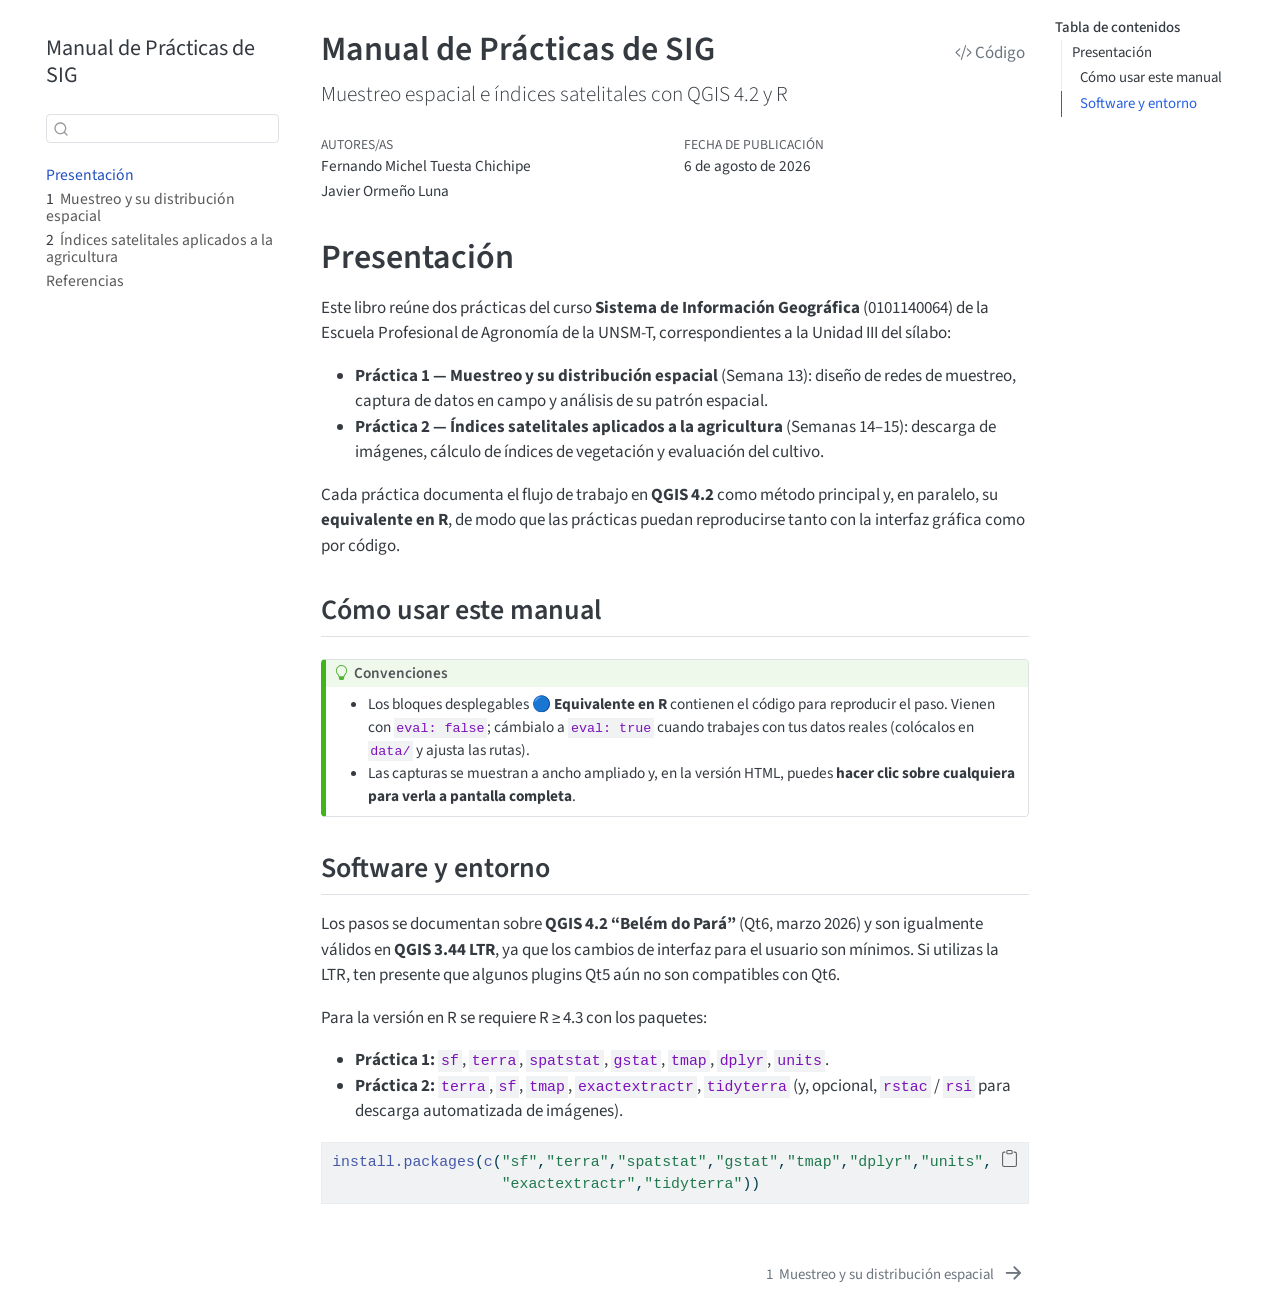
<file: index.html>
<!DOCTYPE html>
<html xmlns="http://www.w3.org/1999/xhtml" lang="es" xml:lang="es"><head>

<meta charset="utf-8">
<meta name="generator" content="quarto-1.10.18">

<meta name="viewport" content="width=device-width, initial-scale=1.0, user-scalable=yes">

<meta name="author" content="Fernando Michel Tuesta Chichipe">
<meta name="author" content="Javier Ormeño Luna">

<title>Manual de Prácticas de SIG</title>
<style>
/* Default styles provided by pandoc.
** See https://pandoc.org/MANUAL.html#variables-for-html for config info.
*/
span.smallcaps{font-variant: small-caps;}
div.columns{display: flex; gap: 1.5em;}
div.column{flex: auto;}
@media screen {
div.columns{gap: min(4vw, 1.5em);}
div.column{overflow-x: auto;}
}
div.hanging-indent{margin-left: 1.5em; text-indent: -1.5em;}
ul.task-list{list-style: none;}
ul.task-list li input[type="checkbox"] {
  width: 0.8em;
  margin: 0 0.8em 0.2em -1em; /* quarto-specific, see https://github.com/quarto-dev/quarto-cli/issues/4556 */ 
  vertical-align: middle;
}
/* CSS for syntax highlighting */
html { -webkit-text-size-adjust: 100%; }
pre > code.sourceCode { white-space: pre; position: relative; }
pre > code.sourceCode > span { display: inline-block; line-height: 1.25; }
pre > code.sourceCode > span:empty { height: 1.2em; }
.sourceCode { overflow: visible; }
code.sourceCode > span { color: inherit; text-decoration: inherit; }
div.sourceCode { margin: 1em 0; }
pre.sourceCode { margin: 0; }
@media screen {
div.sourceCode { overflow: auto; }
}
@media print {
pre > code.sourceCode { white-space: pre-wrap; }
pre > code.sourceCode > span { text-indent: -5em; padding-left: 5em; }
}
pre.numberSource code
  { counter-reset: source-line 0; }
pre.numberSource code > span
  { position: relative; left: -4em; counter-increment: source-line; }
pre.numberSource code > span > a:first-child::before
  { content: counter(source-line);
    position: relative; left: -1em; text-align: right; vertical-align: baseline;
    border: none; display: inline-block;
    -webkit-touch-callout: none; -webkit-user-select: none;
    -khtml-user-select: none; -moz-user-select: none;
    -ms-user-select: none; user-select: none;
    padding: 0 4px; width: 4em;
  }
pre.numberSource { margin-left: 3em;  padding-left: 4px; }
div.sourceCode
  {   }
@media screen {
pre > code.sourceCode > span > a:first-child::before { text-decoration: underline; }
}
/* CSS for citations */
div.csl-bib-body { }
div.csl-entry {
  clear: both;
}
.hanging-indent div.csl-entry {
  margin-left:2em;
  text-indent:-2em;
}
div.csl-left-margin {
  min-width:2em;
  float:left;
}
div.csl-right-inline {
  margin-left:2em;
  padding-left:1em;
}
div.csl-indent {
  margin-left: 2em;
}</style>


<script src="site_libs/quarto-nav/quarto-nav.js"></script>
<script src="site_libs/quarto-nav/headroom.min.js"></script>
<script src="site_libs/clipboard/clipboard.min.js"></script>
<script src="site_libs/quarto-search/autocomplete.umd.js"></script>
<script src="site_libs/quarto-search/fuse.min.js"></script>
<script src="site_libs/quarto-search/quarto-search.js"></script>
<meta name="quarto:offset" content="./">
<link href="./manual1-muestreo-distribucion.html" rel="next">
<script src="site_libs/quarto-html/quarto.js" type="module"></script>
<script src="site_libs/quarto-html/tabsets/tabsets.js" type="module"></script>
<script src="site_libs/quarto-html/popper.min.js"></script>
<script src="site_libs/quarto-html/tippy.umd.min.js"></script>
<script src="site_libs/quarto-html/anchor.min.js"></script>
<link href="site_libs/quarto-html/tippy.css" rel="stylesheet">
<link href="site_libs/quarto-html/quarto-syntax-highlighting-64a204ab8560d761af7679ceaba22944.css" rel="stylesheet" id="quarto-text-highlighting-styles">
<script src="site_libs/bootstrap/bootstrap.min.js"></script>
<link href="site_libs/bootstrap/bootstrap-icons.css" rel="stylesheet">
<link href="site_libs/bootstrap/bootstrap-8c7a852521fe7561e119429241fca615.min.css" rel="stylesheet" append-hash="true" id="quarto-bootstrap" data-mode="light">
<script id="quarto-search-options" type="application/json">{
  "location": "sidebar",
  "copy-button": false,
  "collapse-after": 3,
  "panel-placement": "start",
  "type": "textbox",
  "limit": 50,
  "keyboard-shortcut": [
    "f",
    "/",
    "s"
  ],
  "show-item-context": false,
  "language": {
    "search-no-results-text": "No se han encontrado resultados",
    "search-matching-documents-text": "documentos encontrados",
    "search-copy-link-title": "Copiar el enlace en la búsqueda",
    "search-hide-matches-text": "Ocultar resultados adicionales",
    "search-more-match-text": "resultado adicional en este documento",
    "search-more-matches-text": "resultados adicionales en este documento",
    "search-clear-button-title": "Borrar",
    "search-text-placeholder": "",
    "search-detached-cancel-button-title": "Cancelar",
    "search-submit-button-title": "Enviar",
    "search-label": "Buscar"
  }
}</script>


</head>

<body class="nav-sidebar floating quarto-light">

<div id="quarto-search-results"></div>
  <header id="quarto-header" class="headroom fixed-top">
  <nav class="quarto-secondary-nav">
    <div class="container-fluid d-flex">
      <button type="button" class="quarto-btn-toggle btn" data-bs-toggle="collapse" role="button" data-bs-target=".quarto-sidebar-collapse-item" aria-controls="quarto-sidebar" aria-expanded="false" aria-label="Alternar barra lateral" onclick="if (window.quartoToggleHeadroom) { window.quartoToggleHeadroom(); }">
        <i class="bi bi-layout-text-sidebar-reverse"></i>
      </button>
        <nav class="quarto-page-breadcrumbs" aria-label="breadcrumb"><ol class="breadcrumb"><li class="breadcrumb-item"><a href="./index.html">Presentación</a></li></ol></nav>
        <a class="flex-grow-1" role="navigation" data-bs-toggle="collapse" data-bs-target=".quarto-sidebar-collapse-item" aria-controls="quarto-sidebar" aria-expanded="false" aria-label="Alternar barra lateral" onclick="if (window.quartoToggleHeadroom) { window.quartoToggleHeadroom(); }">      
        </a>
      <button type="button" class="btn quarto-search-button" aria-label="Buscar" onclick="window.quartoOpenSearch();">
        <i class="bi bi-search"></i>
      </button>
    </div>
  </nav>
</header>
<!-- content -->
<div id="quarto-content" class="quarto-container page-columns page-rows-contents page-layout-article">
<!-- sidebar -->
  <nav id="quarto-sidebar" class="sidebar collapse collapse-horizontal quarto-sidebar-collapse-item sidebar-navigation floating overflow-auto">
    <div class="pt-lg-2 mt-2 text-left sidebar-header">
    <div class="sidebar-title mb-0 py-0">
      <a href="./">Manual de Prácticas de SIG</a> 
    </div>
      </div>
        <div class="mt-2 flex-shrink-0 align-items-center">
        <div class="sidebar-search">
        <div id="quarto-search" class="" title="Buscar"></div>
        </div>
        </div>
    <div class="sidebar-menu-container"> 
    <ul class="list-unstyled mt-1">
        <li class="sidebar-item">
  <div class="sidebar-item-container"> 
  <a href="./index.html" class="sidebar-item-text sidebar-link active">
 <span class="menu-text">Presentación</span></a>
  </div>
</li>
        <li class="sidebar-item">
  <div class="sidebar-item-container"> 
  <a href="./manual1-muestreo-distribucion.html" class="sidebar-item-text sidebar-link">
 <span class="menu-text"><span class="chapter-number">1</span>&nbsp; <span class="chapter-title">Muestreo y su distribución espacial</span></span></a>
  </div>
</li>
        <li class="sidebar-item">
  <div class="sidebar-item-container"> 
  <a href="./manual2-indices-satelitales.html" class="sidebar-item-text sidebar-link">
 <span class="menu-text"><span class="chapter-number">2</span>&nbsp; <span class="chapter-title">Índices satelitales aplicados a la agricultura</span></span></a>
  </div>
</li>
        <li class="sidebar-item">
  <div class="sidebar-item-container"> 
  <a href="./references.html" class="sidebar-item-text sidebar-link">
 <span class="menu-text">Referencias</span></a>
  </div>
</li>
    </ul>
    </div>
</nav>
<div id="quarto-sidebar-glass" class="quarto-sidebar-collapse-item" data-bs-toggle="collapse" data-bs-target=".quarto-sidebar-collapse-item"></div>
<!-- margin-sidebar -->
    <div id="quarto-margin-sidebar" class="sidebar margin-sidebar">
        <nav id="TOC" role="doc-toc" class="toc-active">
    <h2 id="toc-title">Tabla de contenidos</h2>
   
  <ul>
  <li><a href="#presentación" id="toc-presentación" class="nav-link active" data-scroll-target="#presentación">Presentación</a>
  <ul class="collapse">
  <li><a href="#cómo-usar-este-manual" id="toc-cómo-usar-este-manual" class="nav-link" data-scroll-target="#cómo-usar-este-manual">Cómo usar este manual</a></li>
  <li><a href="#software-y-entorno" id="toc-software-y-entorno" class="nav-link" data-scroll-target="#software-y-entorno">Software y entorno</a></li>
  </ul></li>
  </ul>
</nav>
    </div>
<!-- main -->
<main class="content" id="quarto-document-content">

<header id="title-block-header" class="quarto-title-block default">
<div class="quarto-title">
<div class="quarto-title-block"><div><h1 class="title">Manual de Prácticas de SIG</h1><button type="button" class="btn code-tools-button" id="quarto-code-tools-source"><i class="bi"></i> Código</button></div></div>
<p class="subtitle lead">Muestreo espacial e índices satelitales con QGIS 4.2 y R</p>
</div>



<div class="quarto-title-meta">

    <div>
    <div class="quarto-title-meta-heading">Autores/as</div>
    <div class="quarto-title-meta-contents">
             <p>Fernando Michel Tuesta Chichipe </p>
             <p>Javier Ormeño Luna </p>
          </div>
  </div>
    
    <div>
    <div class="quarto-title-meta-heading">Fecha de publicación</div>
    <div class="quarto-title-meta-contents">
      <p class="date">6 de agosto de 2026</p>
    </div>
  </div>
  
    
  </div>
  


</header>


<section id="presentación" class="level1 unnumbered">
<h1 class="unnumbered">Presentación</h1>
<p>Este libro reúne dos prácticas del curso <strong>Sistema de Información Geográfica</strong> (0101140064) de la Escuela Profesional de Agronomía de la UNSM-T, correspondientes a la Unidad III del sílabo:</p>
<ul>
<li><strong>Práctica 1 — Muestreo y su distribución espacial</strong> (Semana 13): diseño de redes de muestreo, captura de datos en campo y análisis de su patrón espacial.</li>
<li><strong>Práctica 2 — Índices satelitales aplicados a la agricultura</strong> (Semanas 14–15): descarga de imágenes, cálculo de índices de vegetación y evaluación del cultivo.</li>
</ul>
<p>Cada práctica documenta el flujo de trabajo en <strong>QGIS 4.2</strong> como método principal y, en paralelo, su <strong>equivalente en R</strong>, de modo que las prácticas puedan reproducirse tanto con la interfaz gráfica como por código.</p>
<section id="cómo-usar-este-manual" class="level2 unnumbered">
<h2 class="unnumbered anchored" data-anchor-id="cómo-usar-este-manual">Cómo usar este manual</h2>
<div class="callout callout-style-default callout-tip callout-titled">
<div class="callout-header d-flex align-content-center">
<div class="callout-icon-container">
<i class="callout-icon"></i>
</div>
<div class="callout-title-container flex-fill">
<span class="screen-reader-only">Tip</span>Convenciones
</div>
</div>
<div class="callout-body-container callout-body">
<ul>
<li>Los bloques desplegables <strong>🔵 Equivalente en R</strong> contienen el código para reproducir el paso. Vienen con <code>eval: false</code>; cámbialo a <code>eval: true</code> cuando trabajes con tus datos reales (colócalos en <code>data/</code> y ajusta las rutas).</li>
<li>Las capturas se muestran a ancho ampliado y, en la versión HTML, puedes <strong>hacer clic sobre cualquiera para verla a pantalla completa</strong>.</li>
</ul>
</div>
</div>
</section>
<section id="software-y-entorno" class="level2 unnumbered">
<h2 class="unnumbered anchored" data-anchor-id="software-y-entorno">Software y entorno</h2>
<p>Los pasos se documentan sobre <strong>QGIS 4.2 “Belém do Pará”</strong> (Qt6, marzo 2026) y son igualmente válidos en <strong>QGIS 3.44 LTR</strong>, ya que los cambios de interfaz para el usuario son mínimos. Si utilizas la LTR, ten presente que algunos plugins Qt5 aún no son compatibles con Qt6.</p>
<p>Para la versión en R se requiere R ≥ 4.3 con los paquetes:</p>
<ul>
<li><strong>Práctica 1:</strong> <code>sf</code>, <code>terra</code>, <code>spatstat</code>, <code>gstat</code>, <code>tmap</code>, <code>dplyr</code>, <code>units</code>.</li>
<li><strong>Práctica 2:</strong> <code>terra</code>, <code>sf</code>, <code>tmap</code>, <code>exactextractr</code>, <code>tidyterra</code> (y, opcional, <code>rstac</code> / <code>rsi</code> para descarga automatizada de imágenes).</li>
</ul>
<div class="code-copy-outer-scaffold"><div class="sourceCode" id="cb1"><pre class="sourceCode r code-with-copy"><code class="sourceCode r"><span id="cb1-1"><a href="#cb1-1" aria-hidden="true" tabindex="-1"></a><span class="fu">install.packages</span>(<span class="fu">c</span>(<span class="st">"sf"</span>,<span class="st">"terra"</span>,<span class="st">"spatstat"</span>,<span class="st">"gstat"</span>,<span class="st">"tmap"</span>,<span class="st">"dplyr"</span>,<span class="st">"units"</span>,</span>
<span id="cb1-2"><a href="#cb1-2" aria-hidden="true" tabindex="-1"></a>                   <span class="st">"exactextractr"</span>,<span class="st">"tidyterra"</span>))</span></code></pre></div><button title="Copiar al portapapeles" class="code-copy-button"><i class="bi"></i></button></div>


<!-- -->

<div id="refs" class="references csl-bib-body hanging-indent" role="list" style="display: none">
<div id="ref-baddeley2005" class="csl-entry" role="listitem">
Baddeley, A., y R. Turner. 2005. <span>«spatstat: An R Package for Analyzing Spatial Point Patterns»</span>. <em>Journal of Statistical Software</em> 12 (6): 1-42.
</div>
<div id="ref-olaya2014" class="csl-entry" role="listitem">
Olaya, Víctor. 2014. <em>Sistemas de Información Geográfica</em>. Versión revisada.
</div>
<div id="ref-tuesta2020" class="csl-entry" role="listitem">
Tuesta, F. M., y J. Ormeño. 2020. <em>Manual Básico: Sistema de Información Geográfica con QGIS</em>. Módulo digital de sesiones prácticas. Escuela Profesional de Agronomía, Facultad de Ciencias Agrarias, UNSM-T.
</div>
</div>
</section>
</section>

</main> <!-- /main -->
<script id="quarto-html-after-body" type="application/javascript">
  window.document.addEventListener("DOMContentLoaded", function (event) {
    const icon = "";
    const anchorJS = new window.AnchorJS();
    anchorJS.options = {
      placement: 'right',
      icon: icon
    };
    anchorJS.add('.anchored');
    const isCodeAnnotation = (el) => {
      for (const clz of el.classList) {
        if (clz.startsWith('code-annotation-')) {                     
          return true;
        }
      }
      return false;
    }
    const onCopySuccess = function(e) {
      // button target
      const button = e.trigger;
      // don't keep focus
      button.blur();
      // flash "checked"
      button.classList.add('code-copy-button-checked');
      var currentTitle = button.getAttribute("title");
      button.setAttribute("title", "Copiado");
      let tooltip;
      if (window.bootstrap) {
        button.setAttribute("data-bs-toggle", "tooltip");
        button.setAttribute("data-bs-placement", "left");
        button.setAttribute("data-bs-title", "Copiado");
        tooltip = new bootstrap.Tooltip(button, 
          { trigger: "manual", 
            customClass: "code-copy-button-tooltip",
            offset: [0, -8]});
        tooltip.show();    
      }
      setTimeout(function() {
        if (tooltip) {
          tooltip.hide();
          button.removeAttribute("data-bs-title");
          button.removeAttribute("data-bs-toggle");
          button.removeAttribute("data-bs-placement");
        }
        button.setAttribute("title", currentTitle);
        button.classList.remove('code-copy-button-checked');
      }, 1000);
      // clear code selection
      e.clearSelection();
    }
    const getTextToCopy = function(trigger) {
      const outerScaffold = trigger.parentElement.cloneNode(true);
      const codeEl = outerScaffold.querySelector('code');
      for (const childEl of codeEl.children) {
        if (isCodeAnnotation(childEl)) {
          childEl.remove();
        }
      }
      return codeEl.innerText;
    }
    const clipboard = new window.ClipboardJS('.code-copy-button:not([data-in-quarto-modal])', {
      text: getTextToCopy
    });
    clipboard.on('success', onCopySuccess);
    if (window.document.getElementById('quarto-embedded-source-code-modal')) {
      const clipboardModal = new window.ClipboardJS('.code-copy-button[data-in-quarto-modal]', {
        text: getTextToCopy,
        container: window.document.getElementById('quarto-embedded-source-code-modal')
      });
      clipboardModal.on('success', onCopySuccess);
    }
    const viewSource = window.document.getElementById('quarto-view-source') ||
                       window.document.getElementById('quarto-code-tools-source');
    if (viewSource) {
      const sourceUrl = viewSource.getAttribute("data-quarto-source-url");
      viewSource.addEventListener("click", function(e) {
        if (sourceUrl) {
          // rstudio viewer pane
          if (/\bcapabilities=\b/.test(window.location)) {
            window.open(sourceUrl);
          } else {
            window.location.href = sourceUrl;
          }
        } else {
          const modal = new bootstrap.Modal(document.getElementById('quarto-embedded-source-code-modal'));
          modal.show();
        }
        return false;
      });
    }
    function toggleCodeHandler(show) {
      return function(e) {
        const cellDetails = window.document.querySelectorAll(".cell details.code-fold");
        for (let i=0; i<cellDetails.length; i++) {
          const details = cellDetails[i];
          if (show) {
            details.open = true;
          } else {
            details.removeAttribute("open");
          }
        }
        const cellCodeDivs = window.document.querySelectorAll(".cell div.sourceCode.cell-code");
        const fromCls = show ? "hidden" : "unhidden";
        const toCls = show ? "unhidden" : "hidden";
        for (let i=0; i<cellCodeDivs.length; i++) {
          const codeDiv = cellCodeDivs[i];
          if (codeDiv.classList.contains(fromCls)) {
            codeDiv.classList.remove(fromCls);
            codeDiv.classList.add(toCls);
          } 
        }
        return false;
      }
    }
    const hideAllCode = window.document.getElementById("quarto-hide-all-code");
    if (hideAllCode) {
      hideAllCode.addEventListener("click", toggleCodeHandler(false));
    }
    const showAllCode = window.document.getElementById("quarto-show-all-code");
    if (showAllCode) {
      showAllCode.addEventListener("click", toggleCodeHandler(true));
    }
      var localhostRegex = new RegExp(/^(?:http|https):\/\/localhost\:?[0-9]*\//);
      var mailtoRegex = new RegExp(/^mailto:/);
        var filterRegex = new RegExp('/' + window.location.host + '/');
      var isInternal = (href) => {
          return filterRegex.test(href) || localhostRegex.test(href) || mailtoRegex.test(href);
      }
      // Inspect non-navigation links and adorn them if external
     var links = window.document.querySelectorAll('a[href]:not(.nav-link):not(.navbar-brand):not(.toc-action):not(.sidebar-link):not(.sidebar-item-toggle):not(.pagination-link):not(.no-external):not([aria-hidden]):not(.dropdown-item):not(.quarto-navigation-tool):not(.about-link)');
      for (var i=0; i<links.length; i++) {
        const link = links[i];
        if (!isInternal(link.href)) {
          // undo the damage that might have been done by quarto-nav.js in the case of
          // links that we want to consider external
          if (link.dataset.originalHref !== undefined) {
            link.href = link.dataset.originalHref;
          }
        }
      }
    function tippyHover(el, contentFn, onTriggerFn, onUntriggerFn) {
      const config = {
        allowHTML: true,
        maxWidth: 500,
        delay: 100,
        arrow: false,
        appendTo: function(el) {
            return el.parentElement;
        },
        interactive: true,
        interactiveBorder: 10,
        theme: 'quarto',
        placement: 'bottom-start',
      };
      if (contentFn) {
        config.content = contentFn;
      }
      if (onTriggerFn) {
        config.onTrigger = onTriggerFn;
      }
      if (onUntriggerFn) {
        config.onUntrigger = onUntriggerFn;
      }
      window.tippy(el, config); 
    }
    const noterefs = window.document.querySelectorAll('a[role="doc-noteref"]');
    for (var i=0; i<noterefs.length; i++) {
      const ref = noterefs[i];
      tippyHover(ref, function() {
        // use id or data attribute instead here
        let href = ref.getAttribute('data-footnote-href') || ref.getAttribute('href');
        try { href = new URL(href).hash; } catch {}
        const id = href.replace(/^#\/?/, "");
        const note = window.document.getElementById(id);
        if (note) {
          return note.innerHTML;
        } else {
          return "";
        }
      });
    }
    const xrefs = window.document.querySelectorAll('a.quarto-xref');
    const processXRef = (id, note) => {
      // Strip column container classes
      const stripColumnClz = (el) => {
        el.classList.remove("page-full", "page-columns");
        if (el.children) {
          for (const child of el.children) {
            stripColumnClz(child);
          }
        }
      }
      stripColumnClz(note)
      if (id === null || id.startsWith('sec-')) {
        // Special case sections, only their first couple elements
        const container = document.createElement("div");
        if (note.children && note.children.length > 2) {
          container.appendChild(note.children[0].cloneNode(true));
          for (let i = 1; i < note.children.length; i++) {
            const child = note.children[i];
            if (child.tagName === "P" && child.innerText === "") {
              continue;
            } else {
              container.appendChild(child.cloneNode(true));
              break;
            }
          }
          if (window.Quarto?.typesetMath) {
            window.Quarto.typesetMath(container);
          }
          return container.innerHTML
        } else {
          if (window.Quarto?.typesetMath) {
            window.Quarto.typesetMath(note);
          }
          return note.innerHTML;
        }
      } else {
        // Remove any anchor links if they are present
        const anchorLink = note.querySelector('a.anchorjs-link');
        if (anchorLink) {
          anchorLink.remove();
        }
        if (window.Quarto?.typesetMath) {
          window.Quarto.typesetMath(note);
        }
        if (note.classList.contains("callout")) {
          return note.outerHTML;
        } else {
          return note.innerHTML;
        }
      }
    }
    for (var i=0; i<xrefs.length; i++) {
      const xref = xrefs[i];
      tippyHover(xref, undefined, function(instance) {
        instance.disable();
        let url = xref.getAttribute('href');
        let hash = undefined; 
        if (url.startsWith('#')) {
          hash = url;
        } else {
          try { hash = new URL(url).hash; } catch {}
        }
        if (hash) {
          const id = hash.replace(/^#\/?/, "");
          const note = window.document.getElementById(id);
          if (note !== null) {
            try {
              const html = processXRef(id, note.cloneNode(true));
              instance.setContent(html);
            } finally {
              instance.enable();
              instance.show();
            }
          } else {
            // See if we can fetch this
            fetch(url.split('#')[0])
            .then(res => res.text())
            .then(html => {
              const parser = new DOMParser();
              const htmlDoc = parser.parseFromString(html, "text/html");
              const note = htmlDoc.getElementById(id);
              if (note !== null) {
                const html = processXRef(id, note);
                instance.setContent(html);
              } 
            }).finally(() => {
              instance.enable();
              instance.show();
            });
          }
        } else {
          // See if we can fetch a full url (with no hash to target)
          // This is a special case and we should probably do some content thinning / targeting
          fetch(url)
          .then(res => res.text())
          .then(html => {
            const parser = new DOMParser();
            const htmlDoc = parser.parseFromString(html, "text/html");
            const note = htmlDoc.querySelector('main.content');
            if (note !== null) {
              // This should only happen for chapter cross references
              // (since there is no id in the URL)
              // remove the first header
              if (note.children.length > 0 && note.children[0].tagName === "HEADER") {
                note.children[0].remove();
              }
              const html = processXRef(null, note);
              instance.setContent(html);
            } 
          }).finally(() => {
            instance.enable();
            instance.show();
          });
        }
      }, function(instance) {
      });
    }
        let selectedAnnoteEl;
        const selectorForAnnotation = ( cell, annotation) => {
          let cellAttr = 'data-code-cell="' + cell + '"';
          let lineAttr = 'data-code-annotation="' +  annotation + '"';
          const selector = 'span[' + cellAttr + '][' + lineAttr + ']';
          return selector;
        }
        const selectCodeLines = (annoteEl) => {
          const doc = window.document;
          const targetCell = annoteEl.getAttribute("data-target-cell");
          const targetAnnotation = annoteEl.getAttribute("data-target-annotation");
          const annoteSpan = window.document.querySelector(selectorForAnnotation(targetCell, targetAnnotation));
          const lines = annoteSpan.getAttribute("data-code-lines").split(",");
          const lineIds = lines.map((line) => {
            return targetCell + "-" + line;
          })
          let top = null;
          let height = null;
          let parent = null;
          if (lineIds.length > 0) {
              //compute the position of the single el (top and bottom and make a div)
              const el = window.document.getElementById(lineIds[0]);
              top = el.offsetTop;
              height = el.offsetHeight;
              parent = el.parentElement.parentElement;
            if (lineIds.length > 1) {
              const lastEl = window.document.getElementById(lineIds[lineIds.length - 1]);
              const bottom = lastEl.offsetTop + lastEl.offsetHeight;
              height = bottom - top;
            }
            if (top !== null && height !== null && parent !== null) {
              // cook up a div (if necessary) and position it 
              let div = window.document.getElementById("code-annotation-line-highlight");
              if (div === null) {
                div = window.document.createElement("div");
                div.setAttribute("id", "code-annotation-line-highlight");
                div.style.position = 'absolute';
                parent.appendChild(div);
              }
              div.style.top = top - 2 + "px";
              div.style.height = height + 4 + "px";
              div.style.left = 0;
              let gutterDiv = window.document.getElementById("code-annotation-line-highlight-gutter");
              if (gutterDiv === null) {
                gutterDiv = window.document.createElement("div");
                gutterDiv.setAttribute("id", "code-annotation-line-highlight-gutter");
                gutterDiv.style.position = 'absolute';
                const codeCell = window.document.getElementById(targetCell);
                const gutter = codeCell.querySelector('.code-annotation-gutter');
                gutter.appendChild(gutterDiv);
              }
              gutterDiv.style.top = top - 2 + "px";
              gutterDiv.style.height = height + 4 + "px";
            }
            selectedAnnoteEl = annoteEl;
          }
        };
        const unselectCodeLines = () => {
          const elementsIds = ["code-annotation-line-highlight", "code-annotation-line-highlight-gutter"];
          elementsIds.forEach((elId) => {
            const div = window.document.getElementById(elId);
            if (div) {
              div.remove();
            }
          });
          selectedAnnoteEl = undefined;
        };
          // Handle positioning of the toggle
      window.addEventListener(
        "resize",
        throttle(() => {
          elRect = undefined;
          if (selectedAnnoteEl) {
            selectCodeLines(selectedAnnoteEl);
          }
        }, 10)
      );
      function throttle(fn, ms) {
      let throttle = false;
      let timer;
        return (...args) => {
          if(!throttle) { // first call gets through
              fn.apply(this, args);
              throttle = true;
          } else { // all the others get throttled
              if(timer) clearTimeout(timer); // cancel #2
              timer = setTimeout(() => {
                fn.apply(this, args);
                timer = throttle = false;
              }, ms);
          }
        };
      }
        // Attach click handler to the DT
        const annoteDls = window.document.querySelectorAll('dt[data-target-cell]');
        for (const annoteDlNode of annoteDls) {
          annoteDlNode.addEventListener('click', (event) => {
            const clickedEl = event.target;
            if (clickedEl !== selectedAnnoteEl) {
              unselectCodeLines();
              const activeEl = window.document.querySelector('dt[data-target-cell].code-annotation-active');
              if (activeEl) {
                activeEl.classList.remove('code-annotation-active');
              }
              selectCodeLines(clickedEl);
              clickedEl.classList.add('code-annotation-active');
            } else {
              // Unselect the line
              unselectCodeLines();
              clickedEl.classList.remove('code-annotation-active');
            }
          });
        }
    const findCites = (el) => {
      const parentEl = el.parentElement;
      if (parentEl) {
        const cites = parentEl.dataset.cites;
        if (cites) {
          return {
            el,
            cites: cites.split(' ')
          };
        } else {
          return findCites(el.parentElement)
        }
      } else {
        return undefined;
      }
    };
    var bibliorefs = window.document.querySelectorAll('a[role="doc-biblioref"]');
    for (var i=0; i<bibliorefs.length; i++) {
      const ref = bibliorefs[i];
      const citeInfo = findCites(ref);
      if (citeInfo) {
        tippyHover(citeInfo.el, function() {
          var popup = window.document.createElement('div');
          citeInfo.cites.forEach(function(cite) {
            var citeDiv = window.document.createElement('div');
            citeDiv.classList.add('hanging-indent');
            citeDiv.classList.add('csl-entry');
            var biblioDiv = window.document.getElementById('ref-' + cite);
            if (biblioDiv) {
              citeDiv.innerHTML = biblioDiv.innerHTML;
            }
            popup.appendChild(citeDiv);
          });
          return popup.innerHTML;
        });
      }
    }
  });
  </script>
<nav class="page-navigation">
  <div class="nav-page nav-page-previous">
  </div>
  <div class="nav-page nav-page-next">
      <a href="./manual1-muestreo-distribucion.html" class="pagination-link" aria-label="Muestreo y su distribución espacial">
        <span class="nav-page-text"><span class="chapter-number">1</span>&nbsp; <span class="chapter-title">Muestreo y su distribución espacial</span></span> <i class="bi bi-arrow-right-short"></i>
      </a>
  </div>
</nav><div class="modal fade" id="quarto-embedded-source-code-modal" tabindex="-1" aria-labelledby="quarto-embedded-source-code-modal-label" aria-hidden="true"><div class="modal-dialog modal-dialog-scrollable"><div class="modal-content"><div class="modal-header"><h5 class="modal-title" id="quarto-embedded-source-code-modal-label">Ejecutar el código</h5><button class="btn-close" data-bs-dismiss="modal"></button></div><div class="modal-body"><div class="">
<div class="code-copy-outer-scaffold"><div class="sourceCode" id="cb2" data-shortcodes="false"><pre class="sourceCode markdown code-with-copy"><code class="sourceCode markdown"><span id="cb2-1"><a href="#cb2-1" aria-hidden="true" tabindex="-1"></a><span class="fu"># Presentación {.unnumbered}</span></span>
<span id="cb2-2"><a href="#cb2-2" aria-hidden="true" tabindex="-1"></a></span>
<span id="cb2-3"><a href="#cb2-3" aria-hidden="true" tabindex="-1"></a>Este libro reúne dos prácticas del curso **Sistema de Información Geográfica**</span>
<span id="cb2-4"><a href="#cb2-4" aria-hidden="true" tabindex="-1"></a>(0101140064) de la Escuela Profesional de Agronomía de la UNSM-T, correspondientes</span>
<span id="cb2-5"><a href="#cb2-5" aria-hidden="true" tabindex="-1"></a>a la Unidad III del sílabo:</span>
<span id="cb2-6"><a href="#cb2-6" aria-hidden="true" tabindex="-1"></a></span>
<span id="cb2-7"><a href="#cb2-7" aria-hidden="true" tabindex="-1"></a><span class="ss">- </span>**Práctica 1 — Muestreo y su distribución espacial** (Semana 13): diseño de redes</span>
<span id="cb2-8"><a href="#cb2-8" aria-hidden="true" tabindex="-1"></a>  de muestreo, captura de datos en campo y análisis de su patrón espacial.</span>
<span id="cb2-9"><a href="#cb2-9" aria-hidden="true" tabindex="-1"></a><span class="ss">- </span>**Práctica 2 — Índices satelitales aplicados a la agricultura** (Semanas 14–15):</span>
<span id="cb2-10"><a href="#cb2-10" aria-hidden="true" tabindex="-1"></a>  descarga de imágenes, cálculo de índices de vegetación y evaluación del cultivo.</span>
<span id="cb2-11"><a href="#cb2-11" aria-hidden="true" tabindex="-1"></a></span>
<span id="cb2-12"><a href="#cb2-12" aria-hidden="true" tabindex="-1"></a>Cada práctica documenta el flujo de trabajo en **QGIS 4.2** como método principal y,</span>
<span id="cb2-13"><a href="#cb2-13" aria-hidden="true" tabindex="-1"></a>en paralelo, su **equivalente en R**, de modo que las prácticas puedan reproducirse</span>
<span id="cb2-14"><a href="#cb2-14" aria-hidden="true" tabindex="-1"></a>tanto con la interfaz gráfica como por código.</span>
<span id="cb2-15"><a href="#cb2-15" aria-hidden="true" tabindex="-1"></a></span>
<span id="cb2-16"><a href="#cb2-16" aria-hidden="true" tabindex="-1"></a><span class="fu">## Cómo usar este manual {.unnumbered}</span></span>
<span id="cb2-17"><a href="#cb2-17" aria-hidden="true" tabindex="-1"></a></span>
<span id="cb2-18"><a href="#cb2-18" aria-hidden="true" tabindex="-1"></a>::: {.callout-tip}</span>
<span id="cb2-19"><a href="#cb2-19" aria-hidden="true" tabindex="-1"></a><span class="fu">## Convenciones</span></span>
<span id="cb2-20"><a href="#cb2-20" aria-hidden="true" tabindex="-1"></a><span class="ss">- </span>Los bloques desplegables **🔵 Equivalente en R** contienen el código para</span>
<span id="cb2-21"><a href="#cb2-21" aria-hidden="true" tabindex="-1"></a>  reproducir el paso. Vienen con <span class="in">`eval: false`</span>; cámbialo a <span class="in">`eval: true`</span> cuando</span>
<span id="cb2-22"><a href="#cb2-22" aria-hidden="true" tabindex="-1"></a>  trabajes con tus datos reales (colócalos en <span class="in">`data/`</span> y ajusta las rutas).</span>
<span id="cb2-23"><a href="#cb2-23" aria-hidden="true" tabindex="-1"></a><span class="ss">- </span>Las capturas se muestran a ancho ampliado y, en la versión HTML, puedes</span>
<span id="cb2-24"><a href="#cb2-24" aria-hidden="true" tabindex="-1"></a>  **hacer clic sobre cualquiera para verla a pantalla completa**.</span>
<span id="cb2-25"><a href="#cb2-25" aria-hidden="true" tabindex="-1"></a>:::</span>
<span id="cb2-26"><a href="#cb2-26" aria-hidden="true" tabindex="-1"></a></span>
<span id="cb2-27"><a href="#cb2-27" aria-hidden="true" tabindex="-1"></a><span class="fu">## Software y entorno {.unnumbered}</span></span>
<span id="cb2-28"><a href="#cb2-28" aria-hidden="true" tabindex="-1"></a></span>
<span id="cb2-29"><a href="#cb2-29" aria-hidden="true" tabindex="-1"></a>Los pasos se documentan sobre **QGIS 4.2 "Belém do Pará"** (Qt6, marzo 2026) y son</span>
<span id="cb2-30"><a href="#cb2-30" aria-hidden="true" tabindex="-1"></a>igualmente válidos en **QGIS 3.44 LTR**, ya que los cambios de interfaz para el</span>
<span id="cb2-31"><a href="#cb2-31" aria-hidden="true" tabindex="-1"></a>usuario son mínimos. Si utilizas la LTR, ten presente que algunos plugins Qt5 aún</span>
<span id="cb2-32"><a href="#cb2-32" aria-hidden="true" tabindex="-1"></a>no son compatibles con Qt6.</span>
<span id="cb2-33"><a href="#cb2-33" aria-hidden="true" tabindex="-1"></a></span>
<span id="cb2-34"><a href="#cb2-34" aria-hidden="true" tabindex="-1"></a>Para la versión en R se requiere R ≥ 4.3 con los paquetes:</span>
<span id="cb2-35"><a href="#cb2-35" aria-hidden="true" tabindex="-1"></a></span>
<span id="cb2-36"><a href="#cb2-36" aria-hidden="true" tabindex="-1"></a><span class="ss">- </span>**Práctica 1:** <span class="in">`sf`</span>, <span class="in">`terra`</span>, <span class="in">`spatstat`</span>, <span class="in">`gstat`</span>, <span class="in">`tmap`</span>, <span class="in">`dplyr`</span>, <span class="in">`units`</span>.</span>
<span id="cb2-37"><a href="#cb2-37" aria-hidden="true" tabindex="-1"></a><span class="ss">- </span>**Práctica 2:** <span class="in">`terra`</span>, <span class="in">`sf`</span>, <span class="in">`tmap`</span>, <span class="in">`exactextractr`</span>, <span class="in">`tidyterra`</span> (y, opcional,</span>
<span id="cb2-38"><a href="#cb2-38" aria-hidden="true" tabindex="-1"></a>  <span class="in">`rstac`</span> / <span class="in">`rsi`</span> para descarga automatizada de imágenes).</span>
<span id="cb2-39"><a href="#cb2-39" aria-hidden="true" tabindex="-1"></a></span>
<span id="cb2-40"><a href="#cb2-40" aria-hidden="true" tabindex="-1"></a><span class="in">```r</span></span>
<span id="cb2-41"><a href="#cb2-41" aria-hidden="true" tabindex="-1"></a><span class="fu">install.packages</span>(<span class="fu">c</span>(<span class="st">"sf"</span>,<span class="st">"terra"</span>,<span class="st">"spatstat"</span>,<span class="st">"gstat"</span>,<span class="st">"tmap"</span>,<span class="st">"dplyr"</span>,<span class="st">"units"</span>,</span>
<span id="cb2-42"><a href="#cb2-42" aria-hidden="true" tabindex="-1"></a>                   <span class="st">"exactextractr"</span>,<span class="st">"tidyterra"</span>))</span>
<span id="cb2-43"><a href="#cb2-43" aria-hidden="true" tabindex="-1"></a><span class="in">```</span></span></code></pre></div><button title="Copiar al portapapeles" class="code-copy-button" data-in-quarto-modal=""><i class="bi"></i></button></div>
</div></div></div></div></div>
</div> <!-- /content -->




</body></html>
</file>
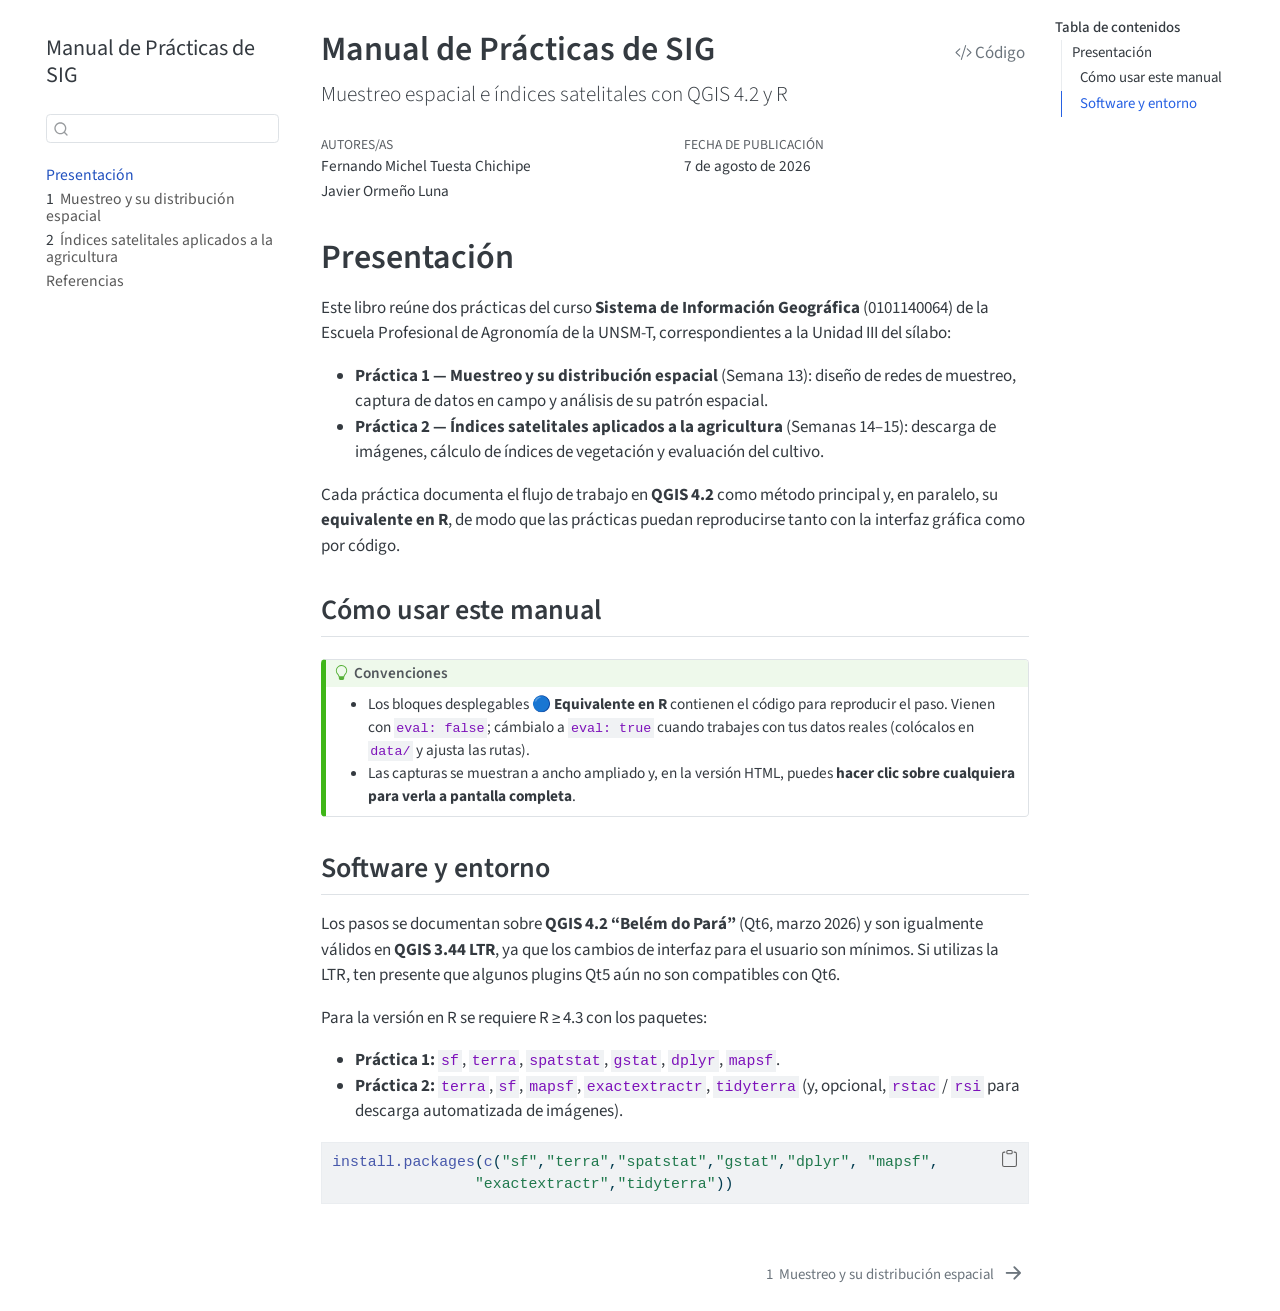
<file: docs/index.html>
<!DOCTYPE html>
<html xmlns="http://www.w3.org/1999/xhtml" lang="es" xml:lang="es"><head>

<meta charset="utf-8">
<meta name="generator" content="quarto-1.10.18">

<meta name="viewport" content="width=device-width, initial-scale=1.0, user-scalable=yes">

<meta name="author" content="Fernando Michel Tuesta Chichipe">
<meta name="author" content="Javier Ormeño Luna">

<title>Manual de Prácticas de SIG</title>
<style>
/* Default styles provided by pandoc.
** See https://pandoc.org/MANUAL.html#variables-for-html for config info.
*/
span.smallcaps{font-variant: small-caps;}
div.columns{display: flex; gap: 1.5em;}
div.column{flex: auto;}
@media screen {
div.columns{gap: min(4vw, 1.5em);}
div.column{overflow-x: auto;}
}
div.hanging-indent{margin-left: 1.5em; text-indent: -1.5em;}
ul.task-list{list-style: none;}
ul.task-list li input[type="checkbox"] {
  width: 0.8em;
  margin: 0 0.8em 0.2em -1em; /* quarto-specific, see https://github.com/quarto-dev/quarto-cli/issues/4556 */ 
  vertical-align: middle;
}
/* CSS for syntax highlighting */
html { -webkit-text-size-adjust: 100%; }
pre > code.sourceCode { white-space: pre; position: relative; }
pre > code.sourceCode > span { display: inline-block; line-height: 1.25; }
pre > code.sourceCode > span:empty { height: 1.2em; }
.sourceCode { overflow: visible; }
code.sourceCode > span { color: inherit; text-decoration: inherit; }
div.sourceCode { margin: 1em 0; }
pre.sourceCode { margin: 0; }
@media screen {
div.sourceCode { overflow: auto; }
}
@media print {
pre > code.sourceCode { white-space: pre-wrap; }
pre > code.sourceCode > span { text-indent: -5em; padding-left: 5em; }
}
pre.numberSource code
  { counter-reset: source-line 0; }
pre.numberSource code > span
  { position: relative; left: -4em; counter-increment: source-line; }
pre.numberSource code > span > a:first-child::before
  { content: counter(source-line);
    position: relative; left: -1em; text-align: right; vertical-align: baseline;
    border: none; display: inline-block;
    -webkit-touch-callout: none; -webkit-user-select: none;
    -khtml-user-select: none; -moz-user-select: none;
    -ms-user-select: none; user-select: none;
    padding: 0 4px; width: 4em;
  }
pre.numberSource { margin-left: 3em;  padding-left: 4px; }
div.sourceCode
  {   }
@media screen {
pre > code.sourceCode > span > a:first-child::before { text-decoration: underline; }
}
/* CSS for citations */
div.csl-bib-body { }
div.csl-entry {
  clear: both;
}
.hanging-indent div.csl-entry {
  margin-left:2em;
  text-indent:-2em;
}
div.csl-left-margin {
  min-width:2em;
  float:left;
}
div.csl-right-inline {
  margin-left:2em;
  padding-left:1em;
}
div.csl-indent {
  margin-left: 2em;
}</style>


<script src="site_libs/quarto-nav/quarto-nav.js"></script>
<script src="site_libs/quarto-nav/headroom.min.js"></script>
<script src="site_libs/clipboard/clipboard.min.js"></script>
<script src="site_libs/quarto-search/autocomplete.umd.js"></script>
<script src="site_libs/quarto-search/fuse.min.js"></script>
<script src="site_libs/quarto-search/quarto-search.js"></script>
<meta name="quarto:offset" content="./">
<link href="./manual1-muestreo-distribucion.html" rel="next">
<script src="site_libs/quarto-html/quarto.js" type="module"></script>
<script src="site_libs/quarto-html/tabsets/tabsets.js" type="module"></script>
<script src="site_libs/quarto-html/popper.min.js"></script>
<script src="site_libs/quarto-html/tippy.umd.min.js"></script>
<script src="site_libs/quarto-html/anchor.min.js"></script>
<link href="site_libs/quarto-html/tippy.css" rel="stylesheet">
<link href="site_libs/quarto-html/quarto-syntax-highlighting-64a204ab8560d761af7679ceaba22944.css" rel="stylesheet" id="quarto-text-highlighting-styles">
<script src="site_libs/bootstrap/bootstrap.min.js"></script>
<link href="site_libs/bootstrap/bootstrap-icons.css" rel="stylesheet">
<link href="site_libs/bootstrap/bootstrap-8c7a852521fe7561e119429241fca615.min.css" rel="stylesheet" append-hash="true" id="quarto-bootstrap" data-mode="light">
<script id="quarto-search-options" type="application/json">{
  "location": "sidebar",
  "copy-button": false,
  "collapse-after": 3,
  "panel-placement": "start",
  "type": "textbox",
  "limit": 50,
  "keyboard-shortcut": [
    "f",
    "/",
    "s"
  ],
  "show-item-context": false,
  "language": {
    "search-no-results-text": "No se han encontrado resultados",
    "search-matching-documents-text": "documentos encontrados",
    "search-copy-link-title": "Copiar el enlace en la búsqueda",
    "search-hide-matches-text": "Ocultar resultados adicionales",
    "search-more-match-text": "resultado adicional en este documento",
    "search-more-matches-text": "resultados adicionales en este documento",
    "search-clear-button-title": "Borrar",
    "search-text-placeholder": "",
    "search-detached-cancel-button-title": "Cancelar",
    "search-submit-button-title": "Enviar",
    "search-label": "Buscar"
  }
}</script>


</head>

<body class="nav-sidebar floating quarto-light">

<div id="quarto-search-results"></div>
  <header id="quarto-header" class="headroom fixed-top">
  <nav class="quarto-secondary-nav">
    <div class="container-fluid d-flex">
      <button type="button" class="quarto-btn-toggle btn" data-bs-toggle="collapse" role="button" data-bs-target=".quarto-sidebar-collapse-item" aria-controls="quarto-sidebar" aria-expanded="false" aria-label="Alternar barra lateral" onclick="if (window.quartoToggleHeadroom) { window.quartoToggleHeadroom(); }">
        <i class="bi bi-layout-text-sidebar-reverse"></i>
      </button>
        <nav class="quarto-page-breadcrumbs" aria-label="breadcrumb"><ol class="breadcrumb"><li class="breadcrumb-item"><a href="./index.html">Presentación</a></li></ol></nav>
        <a class="flex-grow-1" role="navigation" data-bs-toggle="collapse" data-bs-target=".quarto-sidebar-collapse-item" aria-controls="quarto-sidebar" aria-expanded="false" aria-label="Alternar barra lateral" onclick="if (window.quartoToggleHeadroom) { window.quartoToggleHeadroom(); }">      
        </a>
      <button type="button" class="btn quarto-search-button" aria-label="Buscar" onclick="window.quartoOpenSearch();">
        <i class="bi bi-search"></i>
      </button>
    </div>
  </nav>
</header>
<!-- content -->
<div id="quarto-content" class="quarto-container page-columns page-rows-contents page-layout-article">
<!-- sidebar -->
  <nav id="quarto-sidebar" class="sidebar collapse collapse-horizontal quarto-sidebar-collapse-item sidebar-navigation floating overflow-auto">
    <div class="pt-lg-2 mt-2 text-left sidebar-header">
    <div class="sidebar-title mb-0 py-0">
      <a href="./">Manual de Prácticas de SIG</a> 
    </div>
      </div>
        <div class="mt-2 flex-shrink-0 align-items-center">
        <div class="sidebar-search">
        <div id="quarto-search" class="" title="Buscar"></div>
        </div>
        </div>
    <div class="sidebar-menu-container"> 
    <ul class="list-unstyled mt-1">
        <li class="sidebar-item">
  <div class="sidebar-item-container"> 
  <a href="./index.html" class="sidebar-item-text sidebar-link active">
 <span class="menu-text">Presentación</span></a>
  </div>
</li>
        <li class="sidebar-item">
  <div class="sidebar-item-container"> 
  <a href="./manual1-muestreo-distribucion.html" class="sidebar-item-text sidebar-link">
 <span class="menu-text"><span class="chapter-number">1</span>&nbsp; <span class="chapter-title">Muestreo y su distribución espacial</span></span></a>
  </div>
</li>
        <li class="sidebar-item">
  <div class="sidebar-item-container"> 
  <a href="./manual2-indices-satelitales.html" class="sidebar-item-text sidebar-link">
 <span class="menu-text"><span class="chapter-number">2</span>&nbsp; <span class="chapter-title">Índices satelitales aplicados a la agricultura</span></span></a>
  </div>
</li>
        <li class="sidebar-item">
  <div class="sidebar-item-container"> 
  <a href="./references.html" class="sidebar-item-text sidebar-link">
 <span class="menu-text">Referencias</span></a>
  </div>
</li>
    </ul>
    </div>
</nav>
<div id="quarto-sidebar-glass" class="quarto-sidebar-collapse-item" data-bs-toggle="collapse" data-bs-target=".quarto-sidebar-collapse-item"></div>
<!-- margin-sidebar -->
    <div id="quarto-margin-sidebar" class="sidebar margin-sidebar">
        <nav id="TOC" role="doc-toc" class="toc-active">
    <h2 id="toc-title">Tabla de contenidos</h2>
   
  <ul>
  <li><a href="#presentación" id="toc-presentación" class="nav-link active" data-scroll-target="#presentación">Presentación</a>
  <ul class="collapse">
  <li><a href="#cómo-usar-este-manual" id="toc-cómo-usar-este-manual" class="nav-link" data-scroll-target="#cómo-usar-este-manual">Cómo usar este manual</a></li>
  <li><a href="#software-y-entorno" id="toc-software-y-entorno" class="nav-link" data-scroll-target="#software-y-entorno">Software y entorno</a></li>
  </ul></li>
  </ul>
</nav>
    </div>
<!-- main -->
<main class="content" id="quarto-document-content">

<header id="title-block-header" class="quarto-title-block default">
<div class="quarto-title">
<div class="quarto-title-block"><div><h1 class="title">Manual de Prácticas de SIG</h1><button type="button" class="btn code-tools-button" id="quarto-code-tools-source"><i class="bi"></i> Código</button></div></div>
<p class="subtitle lead">Muestreo espacial e índices satelitales con QGIS 4.2 y R</p>
</div>



<div class="quarto-title-meta">

    <div>
    <div class="quarto-title-meta-heading">Autores/as</div>
    <div class="quarto-title-meta-contents">
             <p>Fernando Michel Tuesta Chichipe </p>
             <p>Javier Ormeño Luna </p>
          </div>
  </div>
    
    <div>
    <div class="quarto-title-meta-heading">Fecha de publicación</div>
    <div class="quarto-title-meta-contents">
      <p class="date">7 de agosto de 2026</p>
    </div>
  </div>
  
    
  </div>
  


</header>


<section id="presentación" class="level1 unnumbered">
<h1 class="unnumbered">Presentación</h1>
<p>Este libro reúne dos prácticas del curso <strong>Sistema de Información Geográfica</strong> (0101140064) de la Escuela Profesional de Agronomía de la UNSM-T, correspondientes a la Unidad III del sílabo:</p>
<ul>
<li><strong>Práctica 1 — Muestreo y su distribución espacial</strong> (Semana 13): diseño de redes de muestreo, captura de datos en campo y análisis de su patrón espacial.</li>
<li><strong>Práctica 2 — Índices satelitales aplicados a la agricultura</strong> (Semanas 14–15): descarga de imágenes, cálculo de índices de vegetación y evaluación del cultivo.</li>
</ul>
<p>Cada práctica documenta el flujo de trabajo en <strong>QGIS 4.2</strong> como método principal y, en paralelo, su <strong>equivalente en R</strong>, de modo que las prácticas puedan reproducirse tanto con la interfaz gráfica como por código.</p>
<section id="cómo-usar-este-manual" class="level2 unnumbered">
<h2 class="unnumbered anchored" data-anchor-id="cómo-usar-este-manual">Cómo usar este manual</h2>
<div class="callout callout-style-default callout-tip callout-titled">
<div class="callout-header d-flex align-content-center">
<div class="callout-icon-container">
<i class="callout-icon"></i>
</div>
<div class="callout-title-container flex-fill">
<span class="screen-reader-only">Tip</span>Convenciones
</div>
</div>
<div class="callout-body-container callout-body">
<ul>
<li>Los bloques desplegables <strong>🔵 Equivalente en R</strong> contienen el código para reproducir el paso. Vienen con <code>eval: false</code>; cámbialo a <code>eval: true</code> cuando trabajes con tus datos reales (colócalos en <code>data/</code> y ajusta las rutas).</li>
<li>Las capturas se muestran a ancho ampliado y, en la versión HTML, puedes <strong>hacer clic sobre cualquiera para verla a pantalla completa</strong>.</li>
</ul>
</div>
</div>
</section>
<section id="software-y-entorno" class="level2 unnumbered">
<h2 class="unnumbered anchored" data-anchor-id="software-y-entorno">Software y entorno</h2>
<p>Los pasos se documentan sobre <strong>QGIS 4.2 “Belém do Pará”</strong> (Qt6, marzo 2026) y son igualmente válidos en <strong>QGIS 3.44 LTR</strong>, ya que los cambios de interfaz para el usuario son mínimos. Si utilizas la LTR, ten presente que algunos plugins Qt5 aún no son compatibles con Qt6.</p>
<p>Para la versión en R se requiere R ≥ 4.3 con los paquetes:</p>
<ul>
<li><strong>Práctica 1:</strong> <code>sf</code>, <code>terra</code>, <code>spatstat</code>, <code>gstat</code>, <code>dplyr</code>, <code>mapsf</code>.</li>
<li><strong>Práctica 2:</strong> <code>terra</code>, <code>sf</code>, <code>mapsf</code>, <code>exactextractr</code>, <code>tidyterra</code> (y, opcional, <code>rstac</code> / <code>rsi</code> para descarga automatizada de imágenes).</li>
</ul>
<div class="code-copy-outer-scaffold"><div class="sourceCode" id="cb1"><pre class="sourceCode r code-with-copy"><code class="sourceCode r"><span id="cb1-1"><a href="#cb1-1" aria-hidden="true" tabindex="-1"></a><span class="fu">install.packages</span>(<span class="fu">c</span>(<span class="st">"sf"</span>,<span class="st">"terra"</span>,<span class="st">"spatstat"</span>,<span class="st">"gstat"</span>,<span class="st">"dplyr"</span>, <span class="st">"mapsf"</span>,</span>
<span id="cb1-2"><a href="#cb1-2" aria-hidden="true" tabindex="-1"></a>                <span class="st">"exactextractr"</span>,<span class="st">"tidyterra"</span>))</span></code></pre></div><button title="Copiar al portapapeles" class="code-copy-button"><i class="bi"></i></button></div>


<!-- -->

<div id="refs" class="references csl-bib-body hanging-indent" role="list" style="display: none">
<div id="ref-baddeley2005" class="csl-entry" role="listitem">
Baddeley, A., y R. Turner. 2005. <span>«spatstat: An R Package for Analyzing Spatial Point Patterns»</span>. <em>Journal of Statistical Software</em> 12 (6): 1-42.
</div>
<div id="ref-olaya2014" class="csl-entry" role="listitem">
Olaya, Víctor. 2014. <em>Sistemas de Información Geográfica</em>. Versión revisada.
</div>
<div id="ref-tuesta2020" class="csl-entry" role="listitem">
Tuesta, F. M., y J. Ormeño. 2020. <em>Manual Básico: Sistema de Información Geográfica con QGIS</em>. Módulo digital de sesiones prácticas. Escuela Profesional de Agronomía, Facultad de Ciencias Agrarias, UNSM-T.
</div>
</div>
</section>
</section>

</main> <!-- /main -->
<script id="quarto-html-after-body" type="application/javascript">
  window.document.addEventListener("DOMContentLoaded", function (event) {
    const icon = "";
    const anchorJS = new window.AnchorJS();
    anchorJS.options = {
      placement: 'right',
      icon: icon
    };
    anchorJS.add('.anchored');
    const isCodeAnnotation = (el) => {
      for (const clz of el.classList) {
        if (clz.startsWith('code-annotation-')) {                     
          return true;
        }
      }
      return false;
    }
    const onCopySuccess = function(e) {
      // button target
      const button = e.trigger;
      // don't keep focus
      button.blur();
      // flash "checked"
      button.classList.add('code-copy-button-checked');
      var currentTitle = button.getAttribute("title");
      button.setAttribute("title", "Copiado");
      let tooltip;
      if (window.bootstrap) {
        button.setAttribute("data-bs-toggle", "tooltip");
        button.setAttribute("data-bs-placement", "left");
        button.setAttribute("data-bs-title", "Copiado");
        tooltip = new bootstrap.Tooltip(button, 
          { trigger: "manual", 
            customClass: "code-copy-button-tooltip",
            offset: [0, -8]});
        tooltip.show();    
      }
      setTimeout(function() {
        if (tooltip) {
          tooltip.hide();
          button.removeAttribute("data-bs-title");
          button.removeAttribute("data-bs-toggle");
          button.removeAttribute("data-bs-placement");
        }
        button.setAttribute("title", currentTitle);
        button.classList.remove('code-copy-button-checked');
      }, 1000);
      // clear code selection
      e.clearSelection();
    }
    const getTextToCopy = function(trigger) {
      const outerScaffold = trigger.parentElement.cloneNode(true);
      const codeEl = outerScaffold.querySelector('code');
      for (const childEl of codeEl.children) {
        if (isCodeAnnotation(childEl)) {
          childEl.remove();
        }
      }
      return codeEl.innerText;
    }
    const clipboard = new window.ClipboardJS('.code-copy-button:not([data-in-quarto-modal])', {
      text: getTextToCopy
    });
    clipboard.on('success', onCopySuccess);
    if (window.document.getElementById('quarto-embedded-source-code-modal')) {
      const clipboardModal = new window.ClipboardJS('.code-copy-button[data-in-quarto-modal]', {
        text: getTextToCopy,
        container: window.document.getElementById('quarto-embedded-source-code-modal')
      });
      clipboardModal.on('success', onCopySuccess);
    }
    const viewSource = window.document.getElementById('quarto-view-source') ||
                       window.document.getElementById('quarto-code-tools-source');
    if (viewSource) {
      const sourceUrl = viewSource.getAttribute("data-quarto-source-url");
      viewSource.addEventListener("click", function(e) {
        if (sourceUrl) {
          // rstudio viewer pane
          if (/\bcapabilities=\b/.test(window.location)) {
            window.open(sourceUrl);
          } else {
            window.location.href = sourceUrl;
          }
        } else {
          const modal = new bootstrap.Modal(document.getElementById('quarto-embedded-source-code-modal'));
          modal.show();
        }
        return false;
      });
    }
    function toggleCodeHandler(show) {
      return function(e) {
        const cellDetails = window.document.querySelectorAll(".cell details.code-fold");
        for (let i=0; i<cellDetails.length; i++) {
          const details = cellDetails[i];
          if (show) {
            details.open = true;
          } else {
            details.removeAttribute("open");
          }
        }
        const cellCodeDivs = window.document.querySelectorAll(".cell div.sourceCode.cell-code");
        const fromCls = show ? "hidden" : "unhidden";
        const toCls = show ? "unhidden" : "hidden";
        for (let i=0; i<cellCodeDivs.length; i++) {
          const codeDiv = cellCodeDivs[i];
          if (codeDiv.classList.contains(fromCls)) {
            codeDiv.classList.remove(fromCls);
            codeDiv.classList.add(toCls);
          } 
        }
        return false;
      }
    }
    const hideAllCode = window.document.getElementById("quarto-hide-all-code");
    if (hideAllCode) {
      hideAllCode.addEventListener("click", toggleCodeHandler(false));
    }
    const showAllCode = window.document.getElementById("quarto-show-all-code");
    if (showAllCode) {
      showAllCode.addEventListener("click", toggleCodeHandler(true));
    }
      var localhostRegex = new RegExp(/^(?:http|https):\/\/localhost\:?[0-9]*\//);
      var mailtoRegex = new RegExp(/^mailto:/);
        var filterRegex = new RegExp('/' + window.location.host + '/');
      var isInternal = (href) => {
          return filterRegex.test(href) || localhostRegex.test(href) || mailtoRegex.test(href);
      }
      // Inspect non-navigation links and adorn them if external
     var links = window.document.querySelectorAll('a[href]:not(.nav-link):not(.navbar-brand):not(.toc-action):not(.sidebar-link):not(.sidebar-item-toggle):not(.pagination-link):not(.no-external):not([aria-hidden]):not(.dropdown-item):not(.quarto-navigation-tool):not(.about-link)');
      for (var i=0; i<links.length; i++) {
        const link = links[i];
        if (!isInternal(link.href)) {
          // undo the damage that might have been done by quarto-nav.js in the case of
          // links that we want to consider external
          if (link.dataset.originalHref !== undefined) {
            link.href = link.dataset.originalHref;
          }
        }
      }
    function tippyHover(el, contentFn, onTriggerFn, onUntriggerFn) {
      const config = {
        allowHTML: true,
        maxWidth: 500,
        delay: 100,
        arrow: false,
        appendTo: function(el) {
            return el.parentElement;
        },
        interactive: true,
        interactiveBorder: 10,
        theme: 'quarto',
        placement: 'bottom-start',
      };
      if (contentFn) {
        config.content = contentFn;
      }
      if (onTriggerFn) {
        config.onTrigger = onTriggerFn;
      }
      if (onUntriggerFn) {
        config.onUntrigger = onUntriggerFn;
      }
      window.tippy(el, config); 
    }
    const noterefs = window.document.querySelectorAll('a[role="doc-noteref"]');
    for (var i=0; i<noterefs.length; i++) {
      const ref = noterefs[i];
      tippyHover(ref, function() {
        // use id or data attribute instead here
        let href = ref.getAttribute('data-footnote-href') || ref.getAttribute('href');
        try { href = new URL(href).hash; } catch {}
        const id = href.replace(/^#\/?/, "");
        const note = window.document.getElementById(id);
        if (note) {
          return note.innerHTML;
        } else {
          return "";
        }
      });
    }
    const xrefs = window.document.querySelectorAll('a.quarto-xref');
    const processXRef = (id, note) => {
      // Strip column container classes
      const stripColumnClz = (el) => {
        el.classList.remove("page-full", "page-columns");
        if (el.children) {
          for (const child of el.children) {
            stripColumnClz(child);
          }
        }
      }
      stripColumnClz(note)
      if (id === null || id.startsWith('sec-')) {
        // Special case sections, only their first couple elements
        const container = document.createElement("div");
        if (note.children && note.children.length > 2) {
          container.appendChild(note.children[0].cloneNode(true));
          for (let i = 1; i < note.children.length; i++) {
            const child = note.children[i];
            if (child.tagName === "P" && child.innerText === "") {
              continue;
            } else {
              container.appendChild(child.cloneNode(true));
              break;
            }
          }
          if (window.Quarto?.typesetMath) {
            window.Quarto.typesetMath(container);
          }
          return container.innerHTML
        } else {
          if (window.Quarto?.typesetMath) {
            window.Quarto.typesetMath(note);
          }
          return note.innerHTML;
        }
      } else {
        // Remove any anchor links if they are present
        const anchorLink = note.querySelector('a.anchorjs-link');
        if (anchorLink) {
          anchorLink.remove();
        }
        if (window.Quarto?.typesetMath) {
          window.Quarto.typesetMath(note);
        }
        if (note.classList.contains("callout")) {
          return note.outerHTML;
        } else {
          return note.innerHTML;
        }
      }
    }
    for (var i=0; i<xrefs.length; i++) {
      const xref = xrefs[i];
      tippyHover(xref, undefined, function(instance) {
        instance.disable();
        let url = xref.getAttribute('href');
        let hash = undefined; 
        if (url.startsWith('#')) {
          hash = url;
        } else {
          try { hash = new URL(url).hash; } catch {}
        }
        if (hash) {
          const id = hash.replace(/^#\/?/, "");
          const note = window.document.getElementById(id);
          if (note !== null) {
            try {
              const html = processXRef(id, note.cloneNode(true));
              instance.setContent(html);
            } finally {
              instance.enable();
              instance.show();
            }
          } else {
            // See if we can fetch this
            fetch(url.split('#')[0])
            .then(res => res.text())
            .then(html => {
              const parser = new DOMParser();
              const htmlDoc = parser.parseFromString(html, "text/html");
              const note = htmlDoc.getElementById(id);
              if (note !== null) {
                const html = processXRef(id, note);
                instance.setContent(html);
              } 
            }).finally(() => {
              instance.enable();
              instance.show();
            });
          }
        } else {
          // See if we can fetch a full url (with no hash to target)
          // This is a special case and we should probably do some content thinning / targeting
          fetch(url)
          .then(res => res.text())
          .then(html => {
            const parser = new DOMParser();
            const htmlDoc = parser.parseFromString(html, "text/html");
            const note = htmlDoc.querySelector('main.content');
            if (note !== null) {
              // This should only happen for chapter cross references
              // (since there is no id in the URL)
              // remove the first header
              if (note.children.length > 0 && note.children[0].tagName === "HEADER") {
                note.children[0].remove();
              }
              const html = processXRef(null, note);
              instance.setContent(html);
            } 
          }).finally(() => {
            instance.enable();
            instance.show();
          });
        }
      }, function(instance) {
      });
    }
        let selectedAnnoteEl;
        const selectorForAnnotation = ( cell, annotation) => {
          let cellAttr = 'data-code-cell="' + cell + '"';
          let lineAttr = 'data-code-annotation="' +  annotation + '"';
          const selector = 'span[' + cellAttr + '][' + lineAttr + ']';
          return selector;
        }
        const selectCodeLines = (annoteEl) => {
          const doc = window.document;
          const targetCell = annoteEl.getAttribute("data-target-cell");
          const targetAnnotation = annoteEl.getAttribute("data-target-annotation");
          const annoteSpan = window.document.querySelector(selectorForAnnotation(targetCell, targetAnnotation));
          const lines = annoteSpan.getAttribute("data-code-lines").split(",");
          const lineIds = lines.map((line) => {
            return targetCell + "-" + line;
          })
          let top = null;
          let height = null;
          let parent = null;
          if (lineIds.length > 0) {
              //compute the position of the single el (top and bottom and make a div)
              const el = window.document.getElementById(lineIds[0]);
              top = el.offsetTop;
              height = el.offsetHeight;
              parent = el.parentElement.parentElement;
            if (lineIds.length > 1) {
              const lastEl = window.document.getElementById(lineIds[lineIds.length - 1]);
              const bottom = lastEl.offsetTop + lastEl.offsetHeight;
              height = bottom - top;
            }
            if (top !== null && height !== null && parent !== null) {
              // cook up a div (if necessary) and position it 
              let div = window.document.getElementById("code-annotation-line-highlight");
              if (div === null) {
                div = window.document.createElement("div");
                div.setAttribute("id", "code-annotation-line-highlight");
                div.style.position = 'absolute';
                parent.appendChild(div);
              }
              div.style.top = top - 2 + "px";
              div.style.height = height + 4 + "px";
              div.style.left = 0;
              let gutterDiv = window.document.getElementById("code-annotation-line-highlight-gutter");
              if (gutterDiv === null) {
                gutterDiv = window.document.createElement("div");
                gutterDiv.setAttribute("id", "code-annotation-line-highlight-gutter");
                gutterDiv.style.position = 'absolute';
                const codeCell = window.document.getElementById(targetCell);
                const gutter = codeCell.querySelector('.code-annotation-gutter');
                gutter.appendChild(gutterDiv);
              }
              gutterDiv.style.top = top - 2 + "px";
              gutterDiv.style.height = height + 4 + "px";
            }
            selectedAnnoteEl = annoteEl;
          }
        };
        const unselectCodeLines = () => {
          const elementsIds = ["code-annotation-line-highlight", "code-annotation-line-highlight-gutter"];
          elementsIds.forEach((elId) => {
            const div = window.document.getElementById(elId);
            if (div) {
              div.remove();
            }
          });
          selectedAnnoteEl = undefined;
        };
          // Handle positioning of the toggle
      window.addEventListener(
        "resize",
        throttle(() => {
          elRect = undefined;
          if (selectedAnnoteEl) {
            selectCodeLines(selectedAnnoteEl);
          }
        }, 10)
      );
      function throttle(fn, ms) {
      let throttle = false;
      let timer;
        return (...args) => {
          if(!throttle) { // first call gets through
              fn.apply(this, args);
              throttle = true;
          } else { // all the others get throttled
              if(timer) clearTimeout(timer); // cancel #2
              timer = setTimeout(() => {
                fn.apply(this, args);
                timer = throttle = false;
              }, ms);
          }
        };
      }
        // Attach click handler to the DT
        const annoteDls = window.document.querySelectorAll('dt[data-target-cell]');
        for (const annoteDlNode of annoteDls) {
          annoteDlNode.addEventListener('click', (event) => {
            const clickedEl = event.target;
            if (clickedEl !== selectedAnnoteEl) {
              unselectCodeLines();
              const activeEl = window.document.querySelector('dt[data-target-cell].code-annotation-active');
              if (activeEl) {
                activeEl.classList.remove('code-annotation-active');
              }
              selectCodeLines(clickedEl);
              clickedEl.classList.add('code-annotation-active');
            } else {
              // Unselect the line
              unselectCodeLines();
              clickedEl.classList.remove('code-annotation-active');
            }
          });
        }
    const findCites = (el) => {
      const parentEl = el.parentElement;
      if (parentEl) {
        const cites = parentEl.dataset.cites;
        if (cites) {
          return {
            el,
            cites: cites.split(' ')
          };
        } else {
          return findCites(el.parentElement)
        }
      } else {
        return undefined;
      }
    };
    var bibliorefs = window.document.querySelectorAll('a[role="doc-biblioref"]');
    for (var i=0; i<bibliorefs.length; i++) {
      const ref = bibliorefs[i];
      const citeInfo = findCites(ref);
      if (citeInfo) {
        tippyHover(citeInfo.el, function() {
          var popup = window.document.createElement('div');
          citeInfo.cites.forEach(function(cite) {
            var citeDiv = window.document.createElement('div');
            citeDiv.classList.add('hanging-indent');
            citeDiv.classList.add('csl-entry');
            var biblioDiv = window.document.getElementById('ref-' + cite);
            if (biblioDiv) {
              citeDiv.innerHTML = biblioDiv.innerHTML;
            }
            popup.appendChild(citeDiv);
          });
          return popup.innerHTML;
        });
      }
    }
  });
  </script>
<nav class="page-navigation">
  <div class="nav-page nav-page-previous">
  </div>
  <div class="nav-page nav-page-next">
      <a href="./manual1-muestreo-distribucion.html" class="pagination-link" aria-label="Muestreo y su distribución espacial">
        <span class="nav-page-text"><span class="chapter-number">1</span>&nbsp; <span class="chapter-title">Muestreo y su distribución espacial</span></span> <i class="bi bi-arrow-right-short"></i>
      </a>
  </div>
</nav><div class="modal fade" id="quarto-embedded-source-code-modal" tabindex="-1" aria-labelledby="quarto-embedded-source-code-modal-label" aria-hidden="true"><div class="modal-dialog modal-dialog-scrollable"><div class="modal-content"><div class="modal-header"><h5 class="modal-title" id="quarto-embedded-source-code-modal-label">Ejecutar el código</h5><button class="btn-close" data-bs-dismiss="modal"></button></div><div class="modal-body"><div class="">
<div class="code-copy-outer-scaffold"><div class="sourceCode" id="cb2" data-shortcodes="false"><pre class="sourceCode markdown code-with-copy"><code class="sourceCode markdown"><span id="cb2-1"><a href="#cb2-1" aria-hidden="true" tabindex="-1"></a><span class="fu"># Presentación {.unnumbered}</span></span>
<span id="cb2-2"><a href="#cb2-2" aria-hidden="true" tabindex="-1"></a></span>
<span id="cb2-3"><a href="#cb2-3" aria-hidden="true" tabindex="-1"></a>Este libro reúne dos prácticas del curso **Sistema de Información Geográfica**</span>
<span id="cb2-4"><a href="#cb2-4" aria-hidden="true" tabindex="-1"></a>(0101140064) de la Escuela Profesional de Agronomía de la UNSM-T, correspondientes</span>
<span id="cb2-5"><a href="#cb2-5" aria-hidden="true" tabindex="-1"></a>a la Unidad III del sílabo:</span>
<span id="cb2-6"><a href="#cb2-6" aria-hidden="true" tabindex="-1"></a></span>
<span id="cb2-7"><a href="#cb2-7" aria-hidden="true" tabindex="-1"></a><span class="ss">- </span>**Práctica 1 — Muestreo y su distribución espacial** (Semana 13): diseño de redes</span>
<span id="cb2-8"><a href="#cb2-8" aria-hidden="true" tabindex="-1"></a>  de muestreo, captura de datos en campo y análisis de su patrón espacial.</span>
<span id="cb2-9"><a href="#cb2-9" aria-hidden="true" tabindex="-1"></a><span class="ss">- </span>**Práctica 2 — Índices satelitales aplicados a la agricultura** (Semanas 14–15):</span>
<span id="cb2-10"><a href="#cb2-10" aria-hidden="true" tabindex="-1"></a>  descarga de imágenes, cálculo de índices de vegetación y evaluación del cultivo.</span>
<span id="cb2-11"><a href="#cb2-11" aria-hidden="true" tabindex="-1"></a></span>
<span id="cb2-12"><a href="#cb2-12" aria-hidden="true" tabindex="-1"></a>Cada práctica documenta el flujo de trabajo en **QGIS 4.2** como método principal y,</span>
<span id="cb2-13"><a href="#cb2-13" aria-hidden="true" tabindex="-1"></a>en paralelo, su **equivalente en R**, de modo que las prácticas puedan reproducirse</span>
<span id="cb2-14"><a href="#cb2-14" aria-hidden="true" tabindex="-1"></a>tanto con la interfaz gráfica como por código.</span>
<span id="cb2-15"><a href="#cb2-15" aria-hidden="true" tabindex="-1"></a></span>
<span id="cb2-16"><a href="#cb2-16" aria-hidden="true" tabindex="-1"></a><span class="fu">## Cómo usar este manual {.unnumbered}</span></span>
<span id="cb2-17"><a href="#cb2-17" aria-hidden="true" tabindex="-1"></a></span>
<span id="cb2-18"><a href="#cb2-18" aria-hidden="true" tabindex="-1"></a>::: {.callout-tip}</span>
<span id="cb2-19"><a href="#cb2-19" aria-hidden="true" tabindex="-1"></a><span class="fu">## Convenciones</span></span>
<span id="cb2-20"><a href="#cb2-20" aria-hidden="true" tabindex="-1"></a><span class="ss">- </span>Los bloques desplegables **🔵 Equivalente en R** contienen el código para</span>
<span id="cb2-21"><a href="#cb2-21" aria-hidden="true" tabindex="-1"></a>  reproducir el paso. Vienen con <span class="in">`eval: false`</span>; cámbialo a <span class="in">`eval: true`</span> cuando</span>
<span id="cb2-22"><a href="#cb2-22" aria-hidden="true" tabindex="-1"></a>  trabajes con tus datos reales (colócalos en <span class="in">`data/`</span> y ajusta las rutas).</span>
<span id="cb2-23"><a href="#cb2-23" aria-hidden="true" tabindex="-1"></a><span class="ss">- </span>Las capturas se muestran a ancho ampliado y, en la versión HTML, puedes</span>
<span id="cb2-24"><a href="#cb2-24" aria-hidden="true" tabindex="-1"></a>  **hacer clic sobre cualquiera para verla a pantalla completa**.</span>
<span id="cb2-25"><a href="#cb2-25" aria-hidden="true" tabindex="-1"></a>:::</span>
<span id="cb2-26"><a href="#cb2-26" aria-hidden="true" tabindex="-1"></a></span>
<span id="cb2-27"><a href="#cb2-27" aria-hidden="true" tabindex="-1"></a><span class="fu">## Software y entorno {.unnumbered}</span></span>
<span id="cb2-28"><a href="#cb2-28" aria-hidden="true" tabindex="-1"></a></span>
<span id="cb2-29"><a href="#cb2-29" aria-hidden="true" tabindex="-1"></a>Los pasos se documentan sobre **QGIS 4.2 "Belém do Pará"** (Qt6, marzo 2026) y son</span>
<span id="cb2-30"><a href="#cb2-30" aria-hidden="true" tabindex="-1"></a>igualmente válidos en **QGIS 3.44 LTR**, ya que los cambios de interfaz para el</span>
<span id="cb2-31"><a href="#cb2-31" aria-hidden="true" tabindex="-1"></a>usuario son mínimos. Si utilizas la LTR, ten presente que algunos plugins Qt5 aún</span>
<span id="cb2-32"><a href="#cb2-32" aria-hidden="true" tabindex="-1"></a>no son compatibles con Qt6.</span>
<span id="cb2-33"><a href="#cb2-33" aria-hidden="true" tabindex="-1"></a></span>
<span id="cb2-34"><a href="#cb2-34" aria-hidden="true" tabindex="-1"></a>Para la versión en R se requiere R ≥ 4.3 con los paquetes:</span>
<span id="cb2-35"><a href="#cb2-35" aria-hidden="true" tabindex="-1"></a></span>
<span id="cb2-36"><a href="#cb2-36" aria-hidden="true" tabindex="-1"></a><span class="ss">- </span>**Práctica 1:** <span class="in">`sf`</span>, <span class="in">`terra`</span>, <span class="in">`spatstat`</span>, <span class="in">`gstat`</span>, <span class="in">`dplyr`</span>, <span class="in">`mapsf`</span>.</span>
<span id="cb2-37"><a href="#cb2-37" aria-hidden="true" tabindex="-1"></a><span class="ss">- </span>**Práctica 2:** <span class="in">`terra`</span>, <span class="in">`sf`</span>, <span class="in">`mapsf`</span>, <span class="in">`exactextractr`</span>, <span class="in">`tidyterra`</span> (y, opcional,</span>
<span id="cb2-38"><a href="#cb2-38" aria-hidden="true" tabindex="-1"></a>  <span class="in">`rstac`</span> / <span class="in">`rsi`</span> para descarga automatizada de imágenes).</span>
<span id="cb2-39"><a href="#cb2-39" aria-hidden="true" tabindex="-1"></a></span>
<span id="cb2-40"><a href="#cb2-40" aria-hidden="true" tabindex="-1"></a><span class="in">```r</span></span>
<span id="cb2-41"><a href="#cb2-41" aria-hidden="true" tabindex="-1"></a><span class="fu">install.packages</span>(<span class="fu">c</span>(<span class="st">"sf"</span>,<span class="st">"terra"</span>,<span class="st">"spatstat"</span>,<span class="st">"gstat"</span>,<span class="st">"dplyr"</span>, <span class="st">"mapsf"</span>,</span>
<span id="cb2-42"><a href="#cb2-42" aria-hidden="true" tabindex="-1"></a>                <span class="st">"exactextractr"</span>,<span class="st">"tidyterra"</span>))</span>
<span id="cb2-43"><a href="#cb2-43" aria-hidden="true" tabindex="-1"></a><span class="in">```</span></span></code></pre></div><button title="Copiar al portapapeles" class="code-copy-button" data-in-quarto-modal=""><i class="bi"></i></button></div>
</div></div></div></div></div>
</div> <!-- /content -->




</body></html>
</file>
<file: site_libs/quarto-html/tippy.css>
.tippy-box[data-animation=fade][data-state=hidden]{opacity:0}[data-tippy-root]{max-width:calc(100vw - 10px)}.tippy-box{position:relative;background-color:#333;color:#fff;border-radius:4px;font-size:14px;line-height:1.4;white-space:normal;outline:0;transition-property:transform,visibility,opacity}.tippy-box[data-placement^=top]>.tippy-arrow{bottom:0}.tippy-box[data-placement^=top]>.tippy-arrow:before{bottom:-7px;left:0;border-width:8px 8px 0;border-top-color:initial;transform-origin:center top}.tippy-box[data-placement^=bottom]>.tippy-arrow{top:0}.tippy-box[data-placement^=bottom]>.tippy-arrow:before{top:-7px;left:0;border-width:0 8px 8px;border-bottom-color:initial;transform-origin:center bottom}.tippy-box[data-placement^=left]>.tippy-arrow{right:0}.tippy-box[data-placement^=left]>.tippy-arrow:before{border-width:8px 0 8px 8px;border-left-color:initial;right:-7px;transform-origin:center left}.tippy-box[data-placement^=right]>.tippy-arrow{left:0}.tippy-box[data-placement^=right]>.tippy-arrow:before{left:-7px;border-width:8px 8px 8px 0;border-right-color:initial;transform-origin:center right}.tippy-box[data-inertia][data-state=visible]{transition-timing-function:cubic-bezier(.54,1.5,.38,1.11)}.tippy-arrow{width:16px;height:16px;color:#333}.tippy-arrow:before{content:"";position:absolute;border-color:transparent;border-style:solid}.tippy-content{position:relative;padding:5px 9px;z-index:1}
</file>
<file: site_libs/quarto-html/quarto-syntax-highlighting-64a204ab8560d761af7679ceaba22944.css>
/* quarto syntax highlight colors */
:root {
  --quarto-hl-ot-color: #003B4F;
  --quarto-hl-at-color: #657422;
  --quarto-hl-ss-color: #20794D;
  --quarto-hl-an-color: #5E5E5E;
  --quarto-hl-fu-color: #4758AB;
  --quarto-hl-st-color: #20794D;
  --quarto-hl-cf-color: #003B4F;
  --quarto-hl-op-color: #5E5E5E;
  --quarto-hl-er-color: #AD0000;
  --quarto-hl-bn-color: #AD0000;
  --quarto-hl-al-color: #AD0000;
  --quarto-hl-va-color: #111111;
  --quarto-hl-bu-color: inherit;
  --quarto-hl-ex-color: inherit;
  --quarto-hl-pp-color: #AD0000;
  --quarto-hl-in-color: #5E5E5E;
  --quarto-hl-vs-color: #20794D;
  --quarto-hl-wa-color: #5E5E5E;
  --quarto-hl-do-color: #5E5E5E;
  --quarto-hl-im-color: #00769E;
  --quarto-hl-ch-color: #20794D;
  --quarto-hl-dt-color: #AD0000;
  --quarto-hl-fl-color: #AD0000;
  --quarto-hl-co-color: #5E5E5E;
  --quarto-hl-cv-color: #5E5E5E;
  --quarto-hl-cn-color: #8f5902;
  --quarto-hl-sc-color: #5E5E5E;
  --quarto-hl-dv-color: #AD0000;
  --quarto-hl-kw-color: #003B4F;
}

/* other quarto variables */
:root {
  --quarto-font-monospace: SFMono-Regular, Menlo, Monaco, Consolas, "Liberation Mono", "Courier New", monospace;
}

/* syntax highlight based on Pandoc's rules */
pre > code.sourceCode > span {
  color: #003B4F;
}

code.sourceCode > span {
  color: #003B4F;
}

div.sourceCode,
div.sourceCode pre.sourceCode {
  color: #003B4F;
}

/* Normal */
code span {
  color: #003B4F;
}

/* Alert */
code span.al {
  color: #AD0000;
  font-style: inherit;
}

/* Annotation */
code span.an {
  color: #5E5E5E;
  font-style: inherit;
}

/* Attribute */
code span.at {
  color: #657422;
  font-style: inherit;
}

/* BaseN */
code span.bn {
  color: #AD0000;
  font-style: inherit;
}

/* BuiltIn */
code span.bu {
  font-style: inherit;
}

/* ControlFlow */
code span.cf {
  color: #003B4F;
  font-weight: bold;
  font-style: inherit;
}

/* Char */
code span.ch {
  color: #20794D;
  font-style: inherit;
}

/* Constant */
code span.cn {
  color: #8f5902;
  font-style: inherit;
}

/* Comment */
code span.co {
  color: #5E5E5E;
  font-style: inherit;
}

/* CommentVar */
code span.cv {
  color: #5E5E5E;
  font-style: italic;
}

/* Documentation */
code span.do {
  color: #5E5E5E;
  font-style: italic;
}

/* DataType */
code span.dt {
  color: #AD0000;
  font-style: inherit;
}

/* DecVal */
code span.dv {
  color: #AD0000;
  font-style: inherit;
}

/* Error */
code span.er {
  color: #AD0000;
  font-style: inherit;
}

/* Extension */
code span.ex {
  font-style: inherit;
}

/* Float */
code span.fl {
  color: #AD0000;
  font-style: inherit;
}

/* Function */
code span.fu {
  color: #4758AB;
  font-style: inherit;
}

/* Import */
code span.im {
  color: #00769E;
  font-style: inherit;
}

/* Information */
code span.in {
  color: #5E5E5E;
  font-style: inherit;
}

/* Keyword */
code span.kw {
  color: #003B4F;
  font-weight: bold;
  font-style: inherit;
}

/* Operator */
code span.op {
  color: #5E5E5E;
  font-style: inherit;
}

/* Other */
code span.ot {
  color: #003B4F;
  font-style: inherit;
}

/* Preprocessor */
code span.pp {
  color: #AD0000;
  font-style: inherit;
}

/* SpecialChar */
code span.sc {
  color: #5E5E5E;
  font-style: inherit;
}

/* SpecialString */
code span.ss {
  color: #20794D;
  font-style: inherit;
}

/* String */
code span.st {
  color: #20794D;
  font-style: inherit;
}

/* Variable */
code span.va {
  color: #111111;
  font-style: inherit;
}

/* VerbatimString */
code span.vs {
  color: #20794D;
  font-style: inherit;
}

/* Warning */
code span.wa {
  color: #5E5E5E;
  font-style: italic;
}

.prevent-inlining {
  content: "</";
}

/*# sourceMappingURL=9d8d5bb603a83b8298b89080a598c93b.css.map */
</file>
<file: docs/site_libs/quarto-html/tippy.css>
.tippy-box[data-animation=fade][data-state=hidden]{opacity:0}[data-tippy-root]{max-width:calc(100vw - 10px)}.tippy-box{position:relative;background-color:#333;color:#fff;border-radius:4px;font-size:14px;line-height:1.4;white-space:normal;outline:0;transition-property:transform,visibility,opacity}.tippy-box[data-placement^=top]>.tippy-arrow{bottom:0}.tippy-box[data-placement^=top]>.tippy-arrow:before{bottom:-7px;left:0;border-width:8px 8px 0;border-top-color:initial;transform-origin:center top}.tippy-box[data-placement^=bottom]>.tippy-arrow{top:0}.tippy-box[data-placement^=bottom]>.tippy-arrow:before{top:-7px;left:0;border-width:0 8px 8px;border-bottom-color:initial;transform-origin:center bottom}.tippy-box[data-placement^=left]>.tippy-arrow{right:0}.tippy-box[data-placement^=left]>.tippy-arrow:before{border-width:8px 0 8px 8px;border-left-color:initial;right:-7px;transform-origin:center left}.tippy-box[data-placement^=right]>.tippy-arrow{left:0}.tippy-box[data-placement^=right]>.tippy-arrow:before{left:-7px;border-width:8px 8px 8px 0;border-right-color:initial;transform-origin:center right}.tippy-box[data-inertia][data-state=visible]{transition-timing-function:cubic-bezier(.54,1.5,.38,1.11)}.tippy-arrow{width:16px;height:16px;color:#333}.tippy-arrow:before{content:"";position:absolute;border-color:transparent;border-style:solid}.tippy-content{position:relative;padding:5px 9px;z-index:1}
</file>
<file: docs/site_libs/quarto-html/quarto-syntax-highlighting-64a204ab8560d761af7679ceaba22944.css>
/* quarto syntax highlight colors */
:root {
  --quarto-hl-ot-color: #003B4F;
  --quarto-hl-at-color: #657422;
  --quarto-hl-ss-color: #20794D;
  --quarto-hl-an-color: #5E5E5E;
  --quarto-hl-fu-color: #4758AB;
  --quarto-hl-st-color: #20794D;
  --quarto-hl-cf-color: #003B4F;
  --quarto-hl-op-color: #5E5E5E;
  --quarto-hl-er-color: #AD0000;
  --quarto-hl-bn-color: #AD0000;
  --quarto-hl-al-color: #AD0000;
  --quarto-hl-va-color: #111111;
  --quarto-hl-bu-color: inherit;
  --quarto-hl-ex-color: inherit;
  --quarto-hl-pp-color: #AD0000;
  --quarto-hl-in-color: #5E5E5E;
  --quarto-hl-vs-color: #20794D;
  --quarto-hl-wa-color: #5E5E5E;
  --quarto-hl-do-color: #5E5E5E;
  --quarto-hl-im-color: #00769E;
  --quarto-hl-ch-color: #20794D;
  --quarto-hl-dt-color: #AD0000;
  --quarto-hl-fl-color: #AD0000;
  --quarto-hl-co-color: #5E5E5E;
  --quarto-hl-cv-color: #5E5E5E;
  --quarto-hl-cn-color: #8f5902;
  --quarto-hl-sc-color: #5E5E5E;
  --quarto-hl-dv-color: #AD0000;
  --quarto-hl-kw-color: #003B4F;
}

/* other quarto variables */
:root {
  --quarto-font-monospace: SFMono-Regular, Menlo, Monaco, Consolas, "Liberation Mono", "Courier New", monospace;
}

/* syntax highlight based on Pandoc's rules */
pre > code.sourceCode > span {
  color: #003B4F;
}

code.sourceCode > span {
  color: #003B4F;
}

div.sourceCode,
div.sourceCode pre.sourceCode {
  color: #003B4F;
}

/* Normal */
code span {
  color: #003B4F;
}

/* Alert */
code span.al {
  color: #AD0000;
  font-style: inherit;
}

/* Annotation */
code span.an {
  color: #5E5E5E;
  font-style: inherit;
}

/* Attribute */
code span.at {
  color: #657422;
  font-style: inherit;
}

/* BaseN */
code span.bn {
  color: #AD0000;
  font-style: inherit;
}

/* BuiltIn */
code span.bu {
  font-style: inherit;
}

/* ControlFlow */
code span.cf {
  color: #003B4F;
  font-weight: bold;
  font-style: inherit;
}

/* Char */
code span.ch {
  color: #20794D;
  font-style: inherit;
}

/* Constant */
code span.cn {
  color: #8f5902;
  font-style: inherit;
}

/* Comment */
code span.co {
  color: #5E5E5E;
  font-style: inherit;
}

/* CommentVar */
code span.cv {
  color: #5E5E5E;
  font-style: italic;
}

/* Documentation */
code span.do {
  color: #5E5E5E;
  font-style: italic;
}

/* DataType */
code span.dt {
  color: #AD0000;
  font-style: inherit;
}

/* DecVal */
code span.dv {
  color: #AD0000;
  font-style: inherit;
}

/* Error */
code span.er {
  color: #AD0000;
  font-style: inherit;
}

/* Extension */
code span.ex {
  font-style: inherit;
}

/* Float */
code span.fl {
  color: #AD0000;
  font-style: inherit;
}

/* Function */
code span.fu {
  color: #4758AB;
  font-style: inherit;
}

/* Import */
code span.im {
  color: #00769E;
  font-style: inherit;
}

/* Information */
code span.in {
  color: #5E5E5E;
  font-style: inherit;
}

/* Keyword */
code span.kw {
  color: #003B4F;
  font-weight: bold;
  font-style: inherit;
}

/* Operator */
code span.op {
  color: #5E5E5E;
  font-style: inherit;
}

/* Other */
code span.ot {
  color: #003B4F;
  font-style: inherit;
}

/* Preprocessor */
code span.pp {
  color: #AD0000;
  font-style: inherit;
}

/* SpecialChar */
code span.sc {
  color: #5E5E5E;
  font-style: inherit;
}

/* SpecialString */
code span.ss {
  color: #20794D;
  font-style: inherit;
}

/* String */
code span.st {
  color: #20794D;
  font-style: inherit;
}

/* Variable */
code span.va {
  color: #111111;
  font-style: inherit;
}

/* VerbatimString */
code span.vs {
  color: #20794D;
  font-style: inherit;
}

/* Warning */
code span.wa {
  color: #5E5E5E;
  font-style: italic;
}

.prevent-inlining {
  content: "</";
}

/*# sourceMappingURL=9d8d5bb603a83b8298b89080a598c93b.css.map */
</file>
